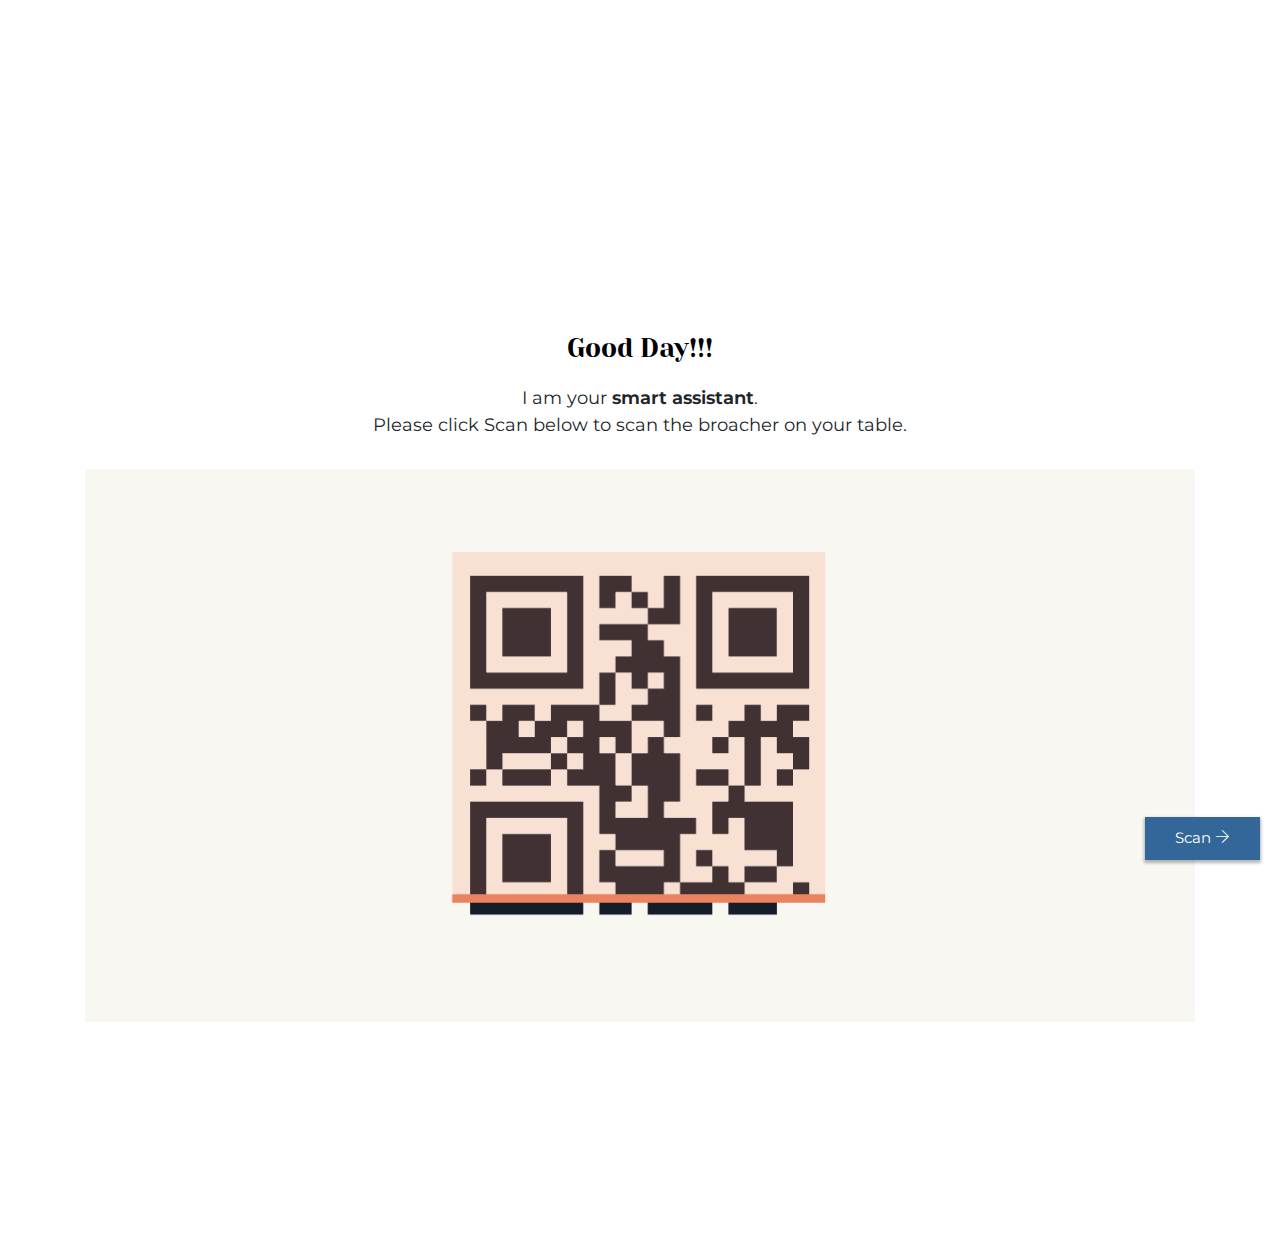
<file: index.html>
<!DOCTYPE html>
<html>
<head>
	<title>SmartServe</title>
	<meta charset="utf-8">
  	<meta name="viewport" content="width=device-width, initial-scale=1, maximum-scale=1.0, user-scalable=no">
  	<meta name="theme-color" content="#336699" />
  	<link rel="stylesheet" type="text/css" href="css/main.css">
  	<link rel="stylesheet" type="text/css" href="css/animate.css">
  	<link rel="stylesheet" type="text/css" href="css/animate.min.css">
  	<link rel="stylesheet" type="text/css" href="css/themify-icons.css">
  	<link rel="stylesheet" href="https://www.w3schools.com/w3css/4/w3.css">
  	<link rel="stylesheet" href="https://maxcdn.bootstrapcdn.com/bootstrap/4.3.1/css/bootstrap.min.css">
  	<link rel="stylesheet" href="https://cdnjs.cloudflare.com/ajax/libs/font-awesome/4.7.0/css/font-awesome.min.css">
</head>
<body>

	<section id="ss_home">
		<div class="container">
			<div class="content align-items-center">
				<div class="greeting-messages">
					<h3>Good Day!!!</h3>
					<p>I am your <span>smart assistant</span>. <br> Please click Scan below to scan the broacher on your table.</p>
				</div>
				<div class="gif-to-scan">
					<img src="img/scan2.gif" alt="How do you scan gif" style="width: 100%">
				</div>
				<div class="scan-btn-container">
					<button type="button" onclick="location.href = 'pages/qrscanner.html';"  id="scan_page">Scan <i class="ti-arrow-right"></i></button>
				</div>
			</div>
		</div>
	</section>

	<script src="https://ajax.googleapis.com/ajax/libs/jquery/3.4.1/jquery.min.js"></script>
  	<script src="https://cdnjs.cloudflare.com/ajax/libs/popper.js/1.14.7/umd/popper.min.js"></script>
  	<script src="https://maxcdn.bootstrapcdn.com/bootstrap/4.3.1/js/bootstrap.min.js"></script>
  	<script type="text/javascript" src="js/main.js"></script>
  	<script type="text/javascript" src="js/wow.min.js"></script>
</body>
</html>
</file>
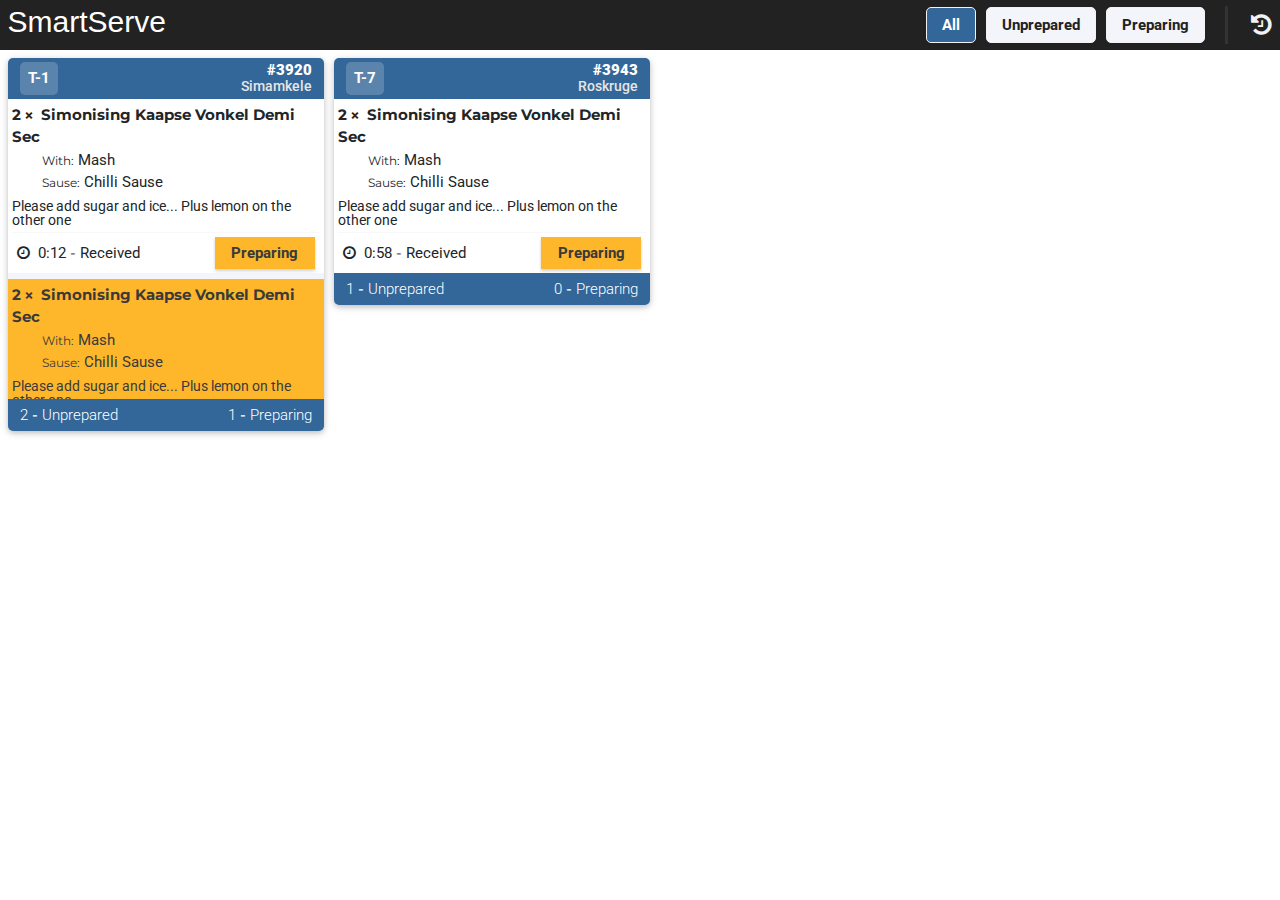
<file: pages/kitchen_screen.html>
<!DOCTYPE html>
<html>
<head>
	<title>Kitchen Screen - SmartServe</title>
	<meta charset="utf-8">
  	<meta name="theme-color" content="#336699" />
  	<link rel="stylesheet" type="text/css" href="../css/main.css">
  	<link rel="stylesheet" type="text/css" href="../css/animate.css">
  	<link rel="stylesheet" type="text/css" href="../css/animate.min.css">
  	<link rel="stylesheet" type="text/css" href="../css/themify-icons.css">
  	<link rel="stylesheet" href="https://www.w3schools.com/w3css/4/w3.css">
  	<link rel="stylesheet" href="https://maxcdn.bootstrapcdn.com/bootstrap/4.3.1/css/bootstrap.min.css">
  	<link rel="stylesheet" href="https://cdnjs.cloudflare.com/ajax/libs/font-awesome/4.7.0/css/font-awesome.min.css">
</head>
<body>
	<nav id="kitchen_nav">
		<div>
			<h3 class="navbar-brand">SmartServe</h3>
		</div>

		<ul class="ml-auto d-flex list-unstyled status-btns">
			<li><button type="button" class="shadow-sm active-status-selector" id="view_all_orders">All</button></li>
			<li><button type="button" class="shadow-sm" id="view_unprepared">Unprepared</button></li>
			<li><button type="button" class="shadow-sm" id="view_preparing">Preparing</button></li>
		</ul>

		<div class="other-pages-btns">
			<button type="button" class="btn"><i class="fa fa-history"></i></button>
		</div>
	</nav>
	
	<div id="kitchen_orders">
		<div class="order">
			<div class="w3-card">
				<div class="order-header">
					<span class="table-number">T-1</span>
					<div class="ml-auto text-right" style="line-height: 15px;">
						<span class="order-number">#3920</span>
						<small class="waiter-name">Simamkele</small>
					</div>
				</div>
				<div class="order-items">
					<div class="item">
						<div class="name-and-qty">
							<span>2</span>&nbsp;&times;&nbsp;
							<span>Simonising Kaapse Vonkel Demi Sec</span>
						</div>
						<div class="serving-options">
							<div class="with">
								<small>With:</small>
								<span>Mash</span>
							</div>
							<div class="sause">
								<small>Sause:</small>
								<span>Chilli Sause</span>
							</div>
						</div>
						<div class="item-message">
							<p>Please add sugar and ice... Plus lemon on the other one</p>
						</div>
						<div class="item-control">
							<div>
								<span><i class="fa fa-clock-o"></i></span>&nbsp;
								<span class="time">0:12</span> -
								<span class="time-status">Received</span>
							</div>
							<div class="ml-auto">
								<button type="button" class="status-1">Preparing</button>
							</div>
						</div>
					</div>

					<div class="item status-1">
						<div class="name-and-qty">
							<span>2</span>&nbsp;&times;&nbsp;
							<span>Simonising Kaapse Vonkel Demi Sec</span>
						</div>
						<div class="serving-options">
							<div class="with">
								<small>With:</small>
								<span>Mash</span>
							</div>
							<div class="sause">
								<small>Sause:</small>
								<span>Chilli Sause</span>
							</div>
						</div>
						<div class="item-message">
							<p>Please add sugar and ice... Plus lemon on the other one</p>
						</div>
						<div class="item-control">
							<div>
								<span><i class="fa fa-clock-o"></i></span>&nbsp;
								<span class="time">5:19</span> -
								<span class="time-status">Preparing</span>
							</div>
							<div class="ml-auto">
								<button type="button" class="status-2">Ready</button>
							</div>
						</div>
					</div>

					<div class="item">
						<div class="name-and-qty">
							<span>2</span>&nbsp;&times;&nbsp;
							<span>Simonising Kaapse Vonkel Demi Sec</span>
						</div>
						<div class="serving-options">
							<div class="with">
								<small>With:</small>
								<span>Mash</span>
							</div>
							<div class="sause">
								<small>Sause:</small>
								<span>Chilli Sause</span>
							</div>
						</div>
						<div class="item-message">
							<p>Please add sugar and ice... Plus lemon on the other one</p>
						</div>
						<div class="item-control">
							<div>
								<span><i class="fa fa-clock-o"></i></span>&nbsp;
								<span class="time">1:42</span> -
								<span class="time-status">Received</span>
							</div>
							<div class="ml-auto">
								<button type="button" class="status-1">Preparing</button>
							</div>
						</div>
					</div>
				</div>
				<div class="order-footer">
					<div>
						<span class="new-items">2</span> - 
						<span>Unprepared</span>
					</div>
					&nbsp;
					<div class="ml-auto">
						<span class="new-items">1</span> - 
						<span>Preparing</span>
					</div>
				</div>
			</div>
		</div>
		<div class="order">
			<div class="w3-card">
				<div class="order-header">
					<span class="table-number">T-7</span>
					<div class="ml-auto text-right" style="line-height: 15px;">
						<span class="order-number">#3943</span>
						<small class="waiter-name">Roskruge</small>
					</div>
				</div>
				<div class="order-items">
					<div class="item">
						<div class="name-and-qty">
							<span>2</span>&nbsp;&times;&nbsp;
							<span>Simonising Kaapse Vonkel Demi Sec</span>
						</div>
						<div class="serving-options">
							<div class="with">
								<small>With:</small>
								<span>Mash</span>
							</div>
							<div class="sause">
								<small>Sause:</small>
								<span>Chilli Sause</span>
							</div>
						</div>
						<div class="item-message">
							<p>Please add sugar and ice... Plus lemon on the other one</p>
						</div>
						<div class="item-control">
							<div>
								<span><i class="fa fa-clock-o"></i></span>&nbsp;
								<span class="time">0:58</span> -
								<span class="time-status">Received</span>
							</div>
							<div class="ml-auto">
								<button type="button" class="status-1">Preparing</button>
							</div>
						</div>
					</div>
				</div>
				<div class="order-footer">
					<div>
						<span class="new-items">1</span> - 
						<span>Unprepared</span>
					</div>
					&nbsp;
					<div class="ml-auto">
						<span class="new-items">0</span> - 
						<span>Preparing</span>
					</div>
				</div>
			</div>
		</div>
	</div>

	<script src="https://ajax.googleapis.com/ajax/libs/jquery/3.4.1/jquery.min.js"></script>
  	<script src="https://cdnjs.cloudflare.com/ajax/libs/popper.js/1.14.7/umd/popper.min.js"></script>
  	<script src="https://maxcdn.bootstrapcdn.com/bootstrap/4.3.1/js/bootstrap.min.js"></script>
  	<script type="text/javascript">
  		$('#view_all_orders').on('click', function(){
  			$('#view_all_orders').addClass('active-status-selector');
  			$('#view_unprepared').removeClass('active-status-selector');
  			$('#view_preparing').removeClass('active-status-selector');
  		});

  		$('#view_unprepared').on('click', function(){
  			$('#view_all_orders').removeClass('active-status-selector');
  			$('#view_unprepared').addClass('active-status-selector');
  			$('#view_preparing').removeClass('active-status-selector');
  		});

  		$('#view_preparing').on('click', function(){
  			$('#view_all_orders').removeClass('active-status-selector');
  			$('#view_unprepared').removeClass('active-status-selector');
  			$('#view_preparing').addClass('active-status-selector');
  		});
  	</script>
</body>
</html>
</file>
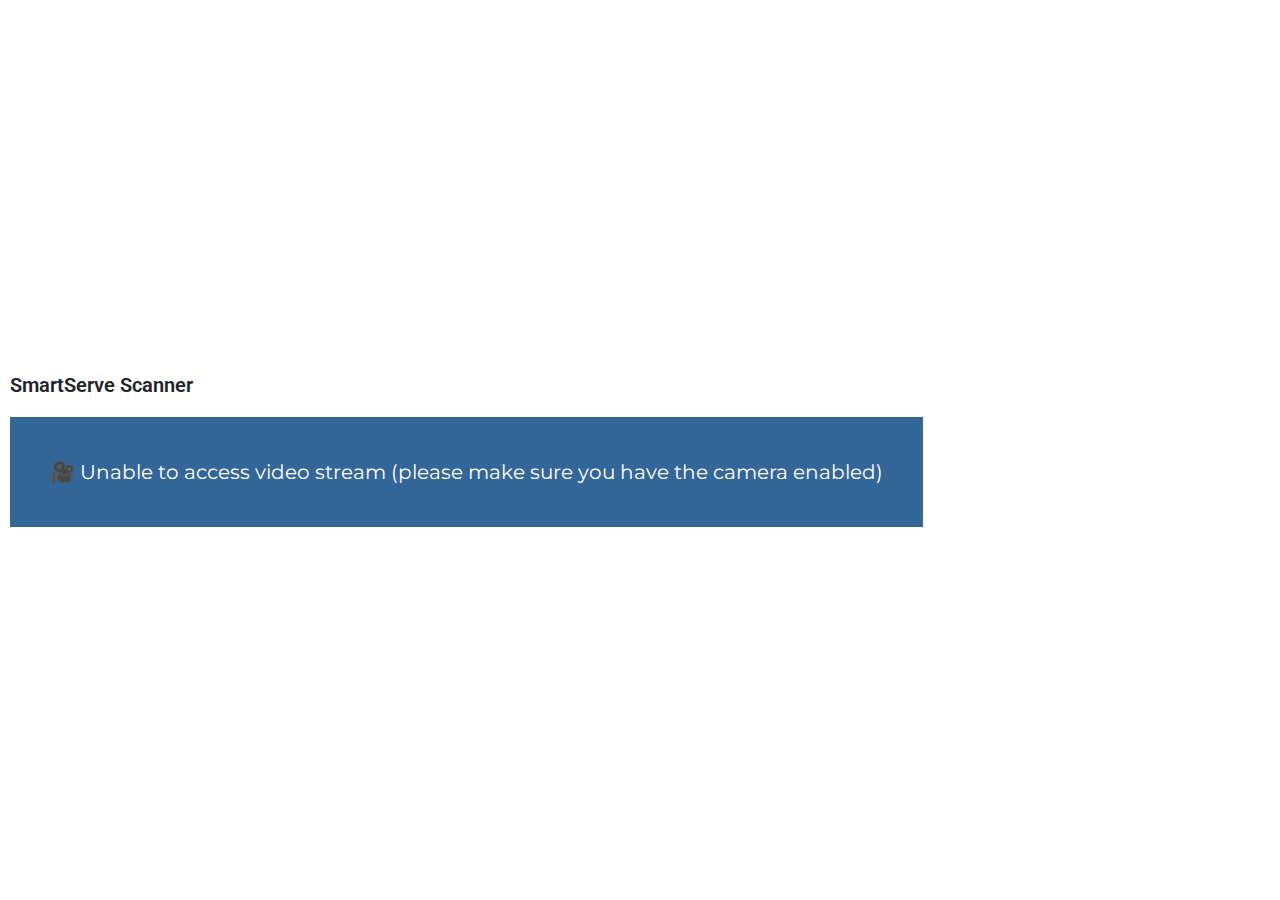
<file: pages/qrscanner.html>
<html>
<head>
	<meta charset="utf-8">
	<title>QR Scanner - SmartServe</title>
    <meta name="viewport" content="width=device-width, initial-scale=1, maximum-scale=1.0, user-scalable=no">
	<meta name="theme-color" content="#336699" />
	<link rel="stylesheet" type="text/css" href="../css/main.css">
  	<link rel="stylesheet" type="text/css" href="../css/animate.css">
  	<link rel="stylesheet" type="text/css" href="../css/animate.min.css">
  	<link rel="stylesheet" type="text/css" href="../css/themify-icons.css">
  	<link rel="stylesheet" href="https://www.w3schools.com/w3css/4/w3.css">
  	<link rel="stylesheet" href="https://maxcdn.bootstrapcdn.com/bootstrap/4.3.1/css/bootstrap.min.css">
  	<link rel="stylesheet" href="https://cdnjs.cloudflare.com/ajax/libs/font-awesome/4.7.0/css/font-awesome.min.css">
  	<script src="../js/jsQR.js"></script>
</head>
<body>
	<div id="qr_scanner_page">
		<div class="content">
			<h1>SmartServe Scanner</h1>

			<div id="loadingMessage">
				🎥 Unable to access video stream (please make sure you have the camera enabled)
			</div>
			<canvas id="canvas" hidden></canvas>
			<div id="output" hidden>
				<div id="outputMessage">No QR code detected.</div>
				<div hidden><b>Data:</b> <span id="outputData"></span></div>
			</div>
		</div>
	</div>

  	<script>
		var video = document.createElement("video");
		var canvasElement = document.getElementById("canvas");
		var canvas = canvasElement.getContext("2d");
		var loadingMessage = document.getElementById("loadingMessage");
		var outputContainer = document.getElementById("output");
		var outputMessage = document.getElementById("outputMessage");
		var outputData = document.getElementById("outputData");

		function drawLine(begin, end, color) {
		canvas.beginPath();
		canvas.moveTo(begin.x, begin.y);
		canvas.lineTo(end.x, end.y);
		canvas.lineWidth = 4;
		canvas.strokeStyle = color;
		canvas.stroke();
		}

		// Use facingMode: environment to attemt to get the front camera on phones
		navigator.mediaDevices.getUserMedia({ video: { facingMode: "environment" } }).then(function(stream) {
		video.srcObject = stream;
		video.setAttribute("playsinline", true); // required to tell iOS safari we don't want fullscreen
		video.play();
		requestAnimationFrame(tick);
		});

		function tick() {
		loadingMessage.innerText = "⌛ Loading video..."
		if (video.readyState === video.HAVE_ENOUGH_DATA) {
			loadingMessage.hidden = true;
			canvasElement.hidden = false;
			outputContainer.hidden = false;

			canvasElement.height = video.videoHeight;
			canvasElement.width = video.videoWidth;
			canvas.drawImage(video, 0, 0, canvasElement.width, canvasElement.height);
			var imageData = canvas.getImageData(0, 0, canvasElement.width, canvasElement.height);
			var code = jsQR(imageData.data, imageData.width, imageData.height, {
			inversionAttempts: "dontInvert",
			});
			if (code) {
			drawLine(code.location.topLeftCorner, code.location.topRightCorner, "#FF3B58");
			drawLine(code.location.topRightCorner, code.location.bottomRightCorner, "#FF3B58");
			drawLine(code.location.bottomRightCorner, code.location.bottomLeftCorner, "#FF3B58");
			drawLine(code.location.bottomLeftCorner, code.location.topLeftCorner, "#FF3B58");
			outputMessage.hidden = true;
			outputData.parentElement.hidden = false;
			outputData.innerText = code.data;
			window.location.href = code.data;
			} else {
			outputMessage.hidden = false;
			outputData.parentElement.hidden = true;
			}
		}
		requestAnimationFrame(tick);
		}
  	</script>
</body>
</html>
</file>
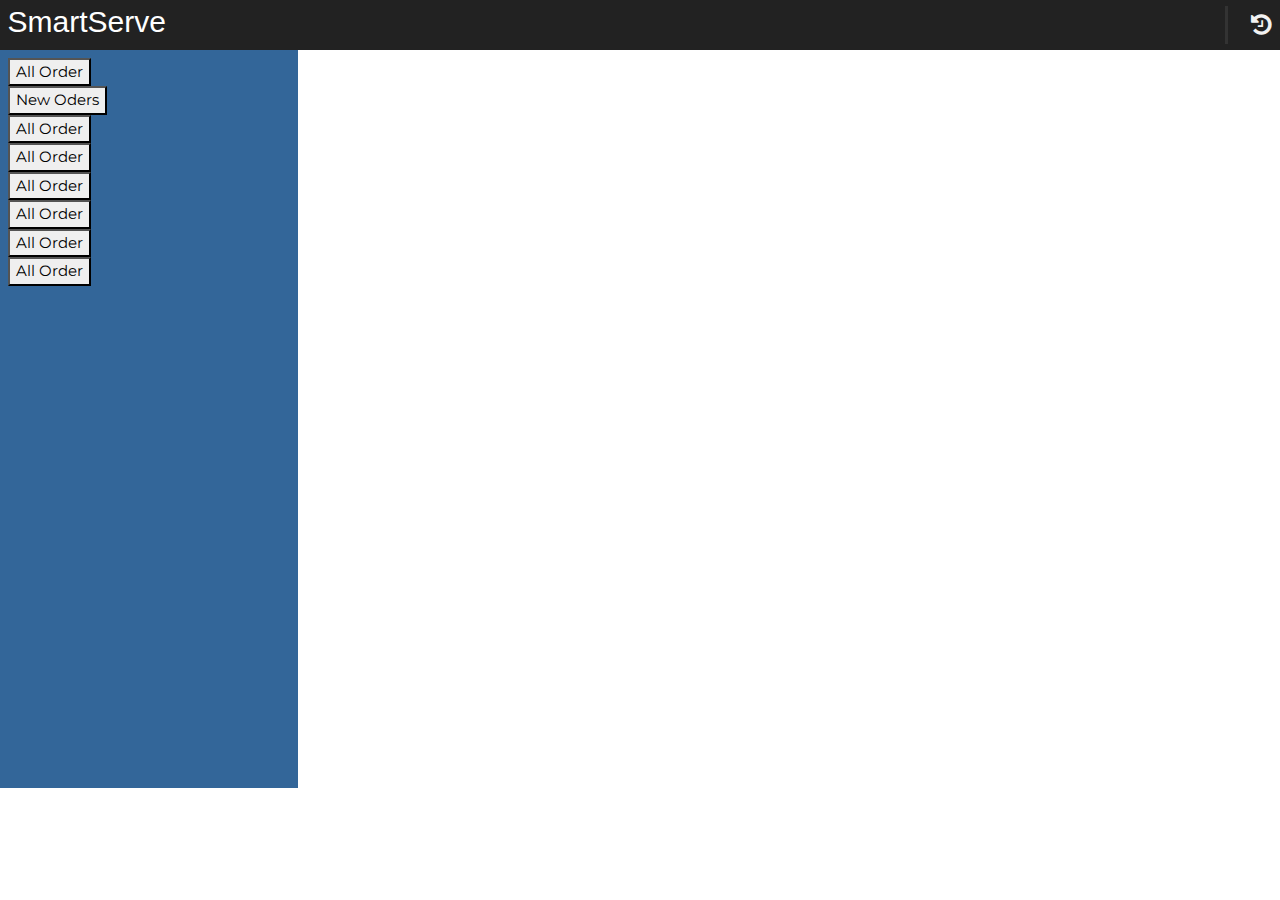
<file: pages/waiter_screen.html>
<!DOCTYPE html>
<html>
<head>
	<title>Waiter Screen - SmartServe</title>
	<meta charset="utf-8">
  	<meta name="theme-color" content="#336699" />
  	<link rel="stylesheet" type="text/css" href="../css/main.css">
  	<link rel="stylesheet" type="text/css" href="../css/animate.css">
  	<link rel="stylesheet" type="text/css" href="../css/animate.min.css">
  	<link rel="stylesheet" type="text/css" href="../css/themify-icons.css">
  	<link rel="stylesheet" href="https://www.w3schools.com/w3css/4/w3.css">
  	<link rel="stylesheet" href="https://maxcdn.bootstrapcdn.com/bootstrap/4.3.1/css/bootstrap.min.css">
  	<link rel="stylesheet" href="https://cdnjs.cloudflare.com/ajax/libs/font-awesome/4.7.0/css/font-awesome.min.css">
</head>
<body>
	<nav id="kitchen_nav">
		<div>
			<h3 class="navbar-brand">SmartServe</h3>
		</div>

		<ul class="ml-auto d-flex list-unstyled status-btns">
			<!-- <li><button type="button" class="shadow-sm active-status-selector" id="view_all_orders">All</button></li>
			<li><button type="button" class="shadow-sm" id="view_unprepared">Unprepared</button></li>
			<li><button type="button" class="shadow-sm" id="view_preparing">Preparing</button></li> -->
		</ul>

		<div class="other-pages-btns">
			<button type="button" class="btn"><i class="fa fa-history"></i></button>
		</div>
	</nav>

	<section id="waiter_screen">
		<div class="row">
			<div class="col-md-3">
				<div class="waiter-side-nav">
					<ul class="list-unstyled">
						<li><button class="">All Order</button></li>
						<li><button class="">New Oders</button></li>
						<li><button class="">All Order</button></li>
						<li><button class="">All Order</button></li>
						<li><button class="">All Order</button></li>
						<li><button class="">All Order</button></li>
						<li><button class="">All Order</button></li>
						<li><button class="">All Order</button></li>
					</ul>
				</div>
			</div>
			<div class="col-md-9">
				<div class="main-content">
					<div class="">
						
					</div>
				</div>
			</div>
		</div>
	</section>

	<script src="https://ajax.googleapis.com/ajax/libs/jquery/3.4.1/jquery.min.js"></script>
  	<script src="https://cdnjs.cloudflare.com/ajax/libs/popper.js/1.14.7/umd/popper.min.js"></script>
  	<script src="https://maxcdn.bootstrapcdn.com/bootstrap/4.3.1/js/bootstrap.min.js"></script>
</body>
</html>
</file>
<file: css/main.css>
@import url('https://fonts.googleapis.com/css?family=Montserrat&display=swap');
@import url('https://fonts.googleapis.com/css?family=Yeseva+One&display=swap');
@import url('https://fonts.googleapis.com/css?family=Passion+One&display=swap');
@import url('https://fonts.googleapis.com/css?family=Bebas+Neue|Francois+One&display=swap');
@import url('https://fonts.googleapis.com/css2?family=Roboto:wght@100;300;400;500;700;900&display=swap');
fieldset, label { margin: 0; padding: 0; }

* {
	font-family: 'Montserrat', sans-serif;
}

/*8888888888888888888888888888888888888888888888888888888888888888888888888888888888888888888888888
				------------------------------------------------------------------
										GLOBAL STYLE
				------------------------------------------------------------------
8888888888888888888888888888888888888888888888888888888888888888888888888888888888888888888888888*/
.scroll {
	overflow-y: scroll;
}

.status-1 {
	background-color: #feb72b !important;
	color: #3a3a3a;
}

.status-2 {
	background-color: #0c9463;
	color: #fff;
}

/*8888888888888888888888888888888888888888888888888888888888888888888888888888888888888888888888888
				------------------------------------------------------------------
										NAVIGATION BAR STYLE
				------------------------------------------------------------------
8888888888888888888888888888888888888888888888888888888888888888888888888888888888888888888888888*/
#ss_client_nav {
	background-color: #fff;
	padding: 0.8em;
	position: relative;
}

#ss_client_nav ul.navigation-nav {
	display: inline-flex !important;
	list-style: none;
	margin: 0;
	padding: 0;
}

#ss_client_nav ul.navigation-nav li {
	font-size: 20px;
	
}

#ss_client_nav ul.navigation-nav li a {
	color: #369;
	font-style: sans-serif;
	font-weight: 550;
}

#ss_client_nav ul.right-navigation {
	display: inline-flex !important;
	list-style: none;
	margin: 0;
	padding: 0;
	float: right;
}

#ss_client_nav ul.right-navigation li {
	margin-left: 15px;
	font-size: 23px;
}

#ss_client_nav ul.right-navigation li a {
	color: #369;
	cursor: pointer;
}

/*----------------------------------------------------
				SIDE NAVIGATION
----------------------------------------------------*/

.side-nav {
	height: 100%;
	width: 0;
	position: fixed;
	z-index: 1;
	top: 0;
	right: 0;
	background-color: #369;
	overflow-x: hidden;
	transition: 0.5s;
	padding-top: 60px;
}

.side-nav a {
	padding: 8px 8px 8px 32px;
	text-decoration: none;
	font-size: 18px;
	color: #fff;
	display: block;
	transition: 0.3s;
	border-bottom: 1px solid #285480;	
}

.side-nav a:first-child,
.side-nav a:last-child {
	border-bottom: none;
}

.side-nav a:hover {
	color: #f1f1f1;
}

.side-nav a:focus {
	text-decoration: none;
}

.side-nav .closebtn {
	position: absolute;
	top: 0;
	right:0px;
	font-size: 36px;
	margin-left: 50px;
	border-bottom: none;
}

@media screen and (max-height: 450px) {
	.side-nav {padding-top: 15px;}
	.side-nav a {font-size: 18px;}
}

/*8888888888888888888888888888888888888888888888888888888888888888888888888888888888888888888888888
				------------------------------------------------------------------
										HOMEPAGE PAGE STYLE
				------------------------------------------------------------------
8888888888888888888888888888888888888888888888888888888888888888888888888888888888888888888888888*/
#ss_home {
	height: 100vh;
}

#ss_home .content {
	margin-top: 30%;
	text-align: center;
}

#ss_home .content .greeting-messages {
	margin-bottom: 30px;
}

#ss_home .content .greeting-messages h3 {
	font-family: 'Yeseva One', cursive;
	color: #000;
}

#ss_home .content .greeting-messages p {
	font-size: 18px;
	margin-top: 20px;
}

#ss_home .content .greeting-messages p span {
	font-weight: 650;
}

#ss_home .content .scan-btn-container button {
	position: absolute;
	bottom: 40px;
	right: 20px;
	background-color: #369;
	border: none;
	padding: 0.7em 2em;
	color: #fff;
	box-shadow: 0 2px 3px 1px rgb(0,0,0,0.29);
}

/*8888888888888888888888888888888888888888888888888888888888888888888888888888888888888888888888888
				------------------------------------------------------------------
										MENU PAGE STYLE
				------------------------------------------------------------------
8888888888888888888888888888888888888888888888888888888888888888888888888888888888888888888888888*/
#main-menu {
	padding: 0.5em;
}

#main-menu .content .category {
	margin-bottom: 20px;
}

#main-menu .content .category button {
	width: 100%;
	height: 150px;
	background-repeat: no-repeat;
	background-size: cover;
	background-position: center;
	border: none;
	border-radius: 5px;
	position: relative;
	padding: 0 !important;
}

#main-menu .content .category button {
	outline: none;
}

#main-menu .content .category button .overlay {
	background-color: rgb(0,0,0,0.5);
	width: 100%;
	height: 150px;
	border-radius: 5px;
	position: relative;
}

#main-menu .content .category button .overlay h2 {
	position: absolute;
	width: 100%;
	bottom: 15px;
	left: 0;
	right: 0;
	text-align: left;
	padding: 0 1em;
	color: #fff;
	font-family: 'Montserrat', sans-serif;
	font-size: 24px;
}

#main-menu .content .category {
	background-color: #f2f2f2;
}

#main-menu .content .category .menu-items {
	padding: 0.5em;
}

#main-menu .content .category .menu-items .sub-category {
	margin-top: 20px;
}

#main-menu .content .category .menu-items .sub-category h3 {
	color: #369;
	width: 100%;
}

#main-menu .content .category .menu-items .sub-category h3:after {
    content: '';
    border-top: 2px solid;
    margin: 0 20px 0 0;
    flex: 1 0 20px;
}

#main-menu .content .category .menu-items .sub-category .item {
	border-bottom: 1px solid #ccc;
	padding: 0.5em;
}

#main-menu .content .category .menu-items .sub-category .item:last-child {
	border-bottom: none;
}

#main-menu .content .category .menu-items .sub-category .item .name,
#main-menu .content .category .menu-items .sub-category .item .price {
	margin: 0;
	font-size: 20px;
}

#main-menu .content .category .menu-items .sub-category .item .description {
	margin-bottom: 0;
}

#main-menu .item-detail-modal .modal {
	padding: 0;
	z-index: +1;
}

#main-menu .modal-content {
    background-color: #fefefe;
    margin: auto;
    padding: 0;
    border-radius: 0 !important;
    height: auto !important;
    min-height: 100% !important;
}

/* The Close Button */
#main-menu .modal-content .close {
    color: #fff;
    float: right;
    font-size: 35px;
    margin-right: 10px;
    font-weight: bold;
}

#main-menu .modal-content .close:hover,
#main-menu .modal-content .close:focus {
    color: #000;
    text-decoration: none;
    cursor: pointer;
}

#main-menu .modal-content .header-description {
	background-image: url('../img/starters.jpg');
	width: 100%;
	height: 150px;
	background-repeat: no-repeat;
	background-size: cover;
	background-position: center;
	position: relative;
}

#main-menu .modal-content .header-description .header-overlay {
	background-color: rgb(0,0,0,0.5);
	width: 100%;
	height: 150px;
	border-radius: 0;
	position: relative;
}

#main-menu .modal-content .header-description .header-overlay h2 {
	position: absolute;
	bottom: 10px;
	left: 10px;
	color: #fff;
	font-family: 'Montserrat', sans-serif;
	font-size: 22px;
}

#main-menu .modal-content .middle-description {
	padding: 0.5em;
	height: 440px;
	overflow-y: auto;
}
#main-menu .modal-content .middle-description .item-full-details {
	border-bottom: 1px solid #e6e6e6;
}

#main-menu .modal-content .middle-description .item-full-details h3 {
	font-family: 'Montserrat', sans-serif;
	font-size: 20px !important;
	font-weight: 700;
	width: 100%;
}

#main-menu .modal-content .middle-description .item-full-details h3 span {
	float: right;
}

#main-menu .modal-content .middle-description .option {
	margin-bottom: 20px;
}

#main-menu .modal-content .middle-description .option h4 {
	font-family: 'Montserrat', sans-serif;
	font-size: 18px;
	font-weight: 600;
}

#main-menu .modal-content .middle-description .option .radio-buttons label {
	font-family: 'Montserrat', sans-serif;
	font-size: 18px;
}

#main-menu .modal-content .middle-description .option .radio-buttons label input {
	height: 18px;
	width: 18px;
}

#main-menu .modal-content .middle-description .message-to-chef textarea {
	width: 100%;
	height: 100px;
	padding: 0.3em;
	resize: none;
	border: 1px solid #369;
	font-family: 'Montserrat', sans-serif;
	border-radius: 10px;
}

#main-menu .modal-content .middle-description .message-to-chef textarea:focus {
	outline: none;
}

#main-menu .modal-content .footer {
	background-color: #222;
	height: 50px;
	bottom: 0;
	display: flex;
	width: 100%;
	justify-content: center;
	position: fixed;
	font-family: 'Montserrat', sans-serif;
}

#main-menu .modal-content .footer .item-qty {
	width: 120px;
	position: absolute;
	left: 10px;
}

#main-menu .modal-content .footer .item-qty .value-button {
    display: inline-block;
    border: none;
    margin: 0px;
    width: 30px;
    font-size: 24px;
    text-align: center;
    vertical-align: middle;
    background: transparent;
    color: #fff;
    -webkit-touch-callout: none;
    -webkit-user-select: none;
    -khtml-user-select: none;
    -moz-user-select: none;
    -ms-user-select: none;
    user-select: none;
}

#main-menu .modal-content .footer .item-qty .value-button:hover {
    cursor: pointer;
}

#main-menu .modal-content .footer .item-qty #decrease {
    margin-right: -5px;
    border-radius: 0;
    margin-top: 1px;
    height: 40px;
}

#main-menu .modal-content .footer .item-qty #increase {
    margin-left: -4px;
    margin-top: 1px;
    border-radius: 0;
    height: 40px;
}

#main-menu .modal-content .footer .item-qty input#number {
    text-align: center;
    border: none;
    background-color: transparent;
    margin-top: 5px;   
    width: 30px;
    height: 40px;
    font-size: 18px;
    color: #369;
}

#main-menu .modal-content .footer .item-qty input[type=number]::-webkit-inner-spin-button,
#main-menu .modal-content .footer .item-qty input[type=number]::-webkit-outer-spin-button {
    -webkit-appearance: none;
    margin: 0;
}

#main-menu .modal-content .footer .add-to-cart button {
	padding: 0 1em;
	height: 50px;
	background-color: #2a2a2a;
	border: none;
	color: #fff;
	border-left: 1px solid #333;
	border-right: 1px solid #333;
}

#main-menu .modal-content .footer .add-to-cart button:focus {
	outline: none;
}

#main-menu .modal-content .footer .total-price {
	color: #fff;
	position: absolute;
	right: 10px;
	top: 15px;
	font-size: 16px;
	font-family: 'Montserrat', sans-serif;
}

/*--------------------------------------------------------------------------
							REQUESTING STYLE
--------------------------------------------------------------------------*/
#main-menu .request-main {
	background-color: #e3a300;
	position: absolute;
	right: 20px;
	bottom: 15px;
	position: fixed;
	padding: .5em;
	border-radius: 50%;
	box-shadow:0 4px 10px 0 rgba(0,0,0,0.2),0 4px 20px 0 rgba(0,0,0,0.19);
}

#main-menu .request-main:hover {
	background-color: #00e335;
	transition: .5s;
	transform: rotate(360deg);
}

#main-menu .request-main:focus {
	outline: none;
}

#main-menu .request-main img {
	width: 45px;
}

#main-menu .request-modal-containerl .modal {
	padding: 0;
	z-index: +1;
}

#main-menu .request-modal-container .modal-content .header-description {
	background-image: url('../img/request-waiter.jpg');
}

#main-menu .request-modal-container .modal-content .middle-description .select-request {
	padding: 0 2em;
	margin-bottom: 20px;
}

#main-menu .request-modal-container .modal-content .middle-description .select-request .inputGroup {
	background-color: #fff;
	box-shadow: 0 2px 4px 1px rgb(0,0,0,0.19);
	display: block;
	margin: 10px 0;
	position: relative;
}

#main-menu .request-modal-container .modal-content .middle-description .select-request .inputGroup label {
	padding: 12px 30px;
	width: 100%;
	display: block;
	text-align: left;
	color: #3C454C;
	cursor: pointer;
	position: relative;
	z-index: 2;
	-webkit-transition: color 200ms ease-in;
	transition: color 200ms ease-in;
	overflow: hidden;
}

#main-menu .request-modal-container .modal-content .middle-description .select-request .inputGroup label:before {
	width: 10px;
	height: 10px;
	border-radius: 50%;
	content: '';
	background-color: #369;
	position: absolute;
	left: 50%;
	top: 50%;
	-webkit-transform: translate(-50%, -50%) scale3d(1, 1, 1);
	      transform: translate(-50%, -50%) scale3d(1, 1, 1);
	-webkit-transition: all 300ms cubic-bezier(0.4, 0, 0.2, 1);
	transition: all 300ms cubic-bezier(0.4, 0, 0.2, 1);
	opacity: 0;
	z-index: -1;
}

#main-menu .request-modal-container .modal-content .middle-description .select-request .inputGroup label:after {
	width: 32px;
	height: 32px;
	content: '';
	border: 2px solid #D1D7DC;
	background-color: #fff;
	background-image: url("data:image/svg+xml,%3Csvg width='32' height='32' viewBox='0 0 32 32' xmlns='http://www.w3.org/2000/svg'%3E%3Cpath d='M5.414 11L4 12.414l5.414 5.414L20.828 6.414 19.414 5l-10 10z' fill='%23fff' fill-rule='nonzero'/%3E%3C/svg%3E ");
	background-repeat: no-repeat;
	background-position: 2px 3px;
	border-radius: 50%;
	z-index: 2;
	position: absolute;
	right: 30px;
	top: 50%;
	-webkit-transform: translateY(-50%);
	transform: translateY(-50%);
	cursor: pointer;
	-webkit-transition: all 200ms ease-in;
	transition: all 200ms ease-in;
}

#main-menu .request-modal-container .modal-content .middle-description .select-request .inputGroup input:checked ~ label {
  	color: #fff;
}

#main-menu .request-modal-container .modal-content .middle-description .select-request .inputGroup input:checked ~ label:before {
	-webkit-transform: translate(-50%, -50%) scale3d(56, 56, 1);
	transform: translate(-50%, -50%) scale3d(56, 56, 1);
	opacity: 1;
}

#main-menu .request-modal-container .modal-content .middle-description .select-request .inputGroup input:checked ~ label:after {
	background-color: #e3a300;
	border-color: #e3a300;
}

#main-menu .request-modal-container .modal-content .middle-description .select-request .inputGroup input {
	width: 32px;
	height: 32px;
	-webkit-box-ordinal-group: 2;
	order: 1;
	z-index: 2;
	position: absolute;
	right: 30px;
	top: 50%;
	-webkit-transform: translateY(-50%);
	transform: translateY(-50%);
	cursor: pointer;
	visibility: hidden;
}

#main-menu .request-modal-container .modal-content .middle-description .message-to-waiter textarea {
	width: 100%;
	height: 100px;
	padding: 0.3em;
	resize: none;
	border: 1px solid #369;
	font-family: 'Montserrat', sans-serif;
	border-radius: 10px;
}

#main-menu .request-modal-container .modal-content .middle-description .message-to-waiter textarea:focus {
	outline: none;
}

#main-menu .request-modal-container .modal-content .footer {
	display: unset;
	width: 100%;
}

#main-menu .request-modal-container .modal-content .footer button {
	padding: 0 1em;
	height: 50px;
	background-color: #2a2a2a;
	border: none;
	color: #fff;
	border-left: 1px solid #333;
	border-right: 1px solid #333;
}

#main-menu .request-modal-container .modal-content .footer button:focus {
	outline: none;
}

/*--------------------------------------------------------------------------
							CART STYLE
--------------------------------------------------------------------------*/
#ss_client_nav ul.right-navigation .cart-icon {
	position: relative;
	display: inline-block;
	border-radius: 2px;
}

#ss_client_nav ul.right-navigation .cart-icon:hover {
  	background: transparent;
}

#ss_client_nav ul.right-navigation .cart-icon .notify {
	position: absolute;
	top: 4px;
	right: 17px;
	height: 10px;
	width: 10px;
	border-radius: 50%;
	background: red;
	color: white;
	font-size: 12px;
}

#main-menu .cart-container .modal {
	padding: 0;
	z-index: 0;
}

#main-menu .cart-container .modal-content .modal-title {
	padding: 0.5em;
	background-color: #fff;
}

#main-menu .cart-container .modal-content .modal-title h2 {
	color: #222;
	font-family: 'Montserrat', sans-serif;
	font-size: 22px;
	margin-top: 8px;
	margin-left: 10px;
	font-weight: 600;
}

#main-menu .cart-container .modal-content .modal-title .close {
	color: #222;
}

#main-menu .cart-container .modal-content .added-items .cart-item-list {
	margin-top: 20px;
}

#main-menu .cart-container .modal-content .added-items .cart-item-list li {
	padding: 0.5em;
	border-bottom: 1px solid #e6e6e6;
}

#main-menu .cart-container .modal-content .added-items .cart-item-list li h4 {
	font-size: 15px;
	font-weight: 700;
	margin: 0;
}

#main-menu .cart-container .modal-content .added-items .cart-item-list li p {
	font-size: 13px;
	margin: 0;
	color: #222;
}

#main-menu .cart-container .modal-content .added-items .cart-item-list li .item-x-qty-price {
	font-size: 16px;
	font-weight: 700;
	margin-top: 20px;
}

#main-menu .cart-container .modal-content .added-items .cart-item-list li .edit-delete-icons i {
	font-size: 22px;
}

#main-menu .cart-container .modal-content .added-items .cart-item-list li .edit-delete-icons i:first-child {
	color: #369;
}

#main-menu .cart-container .modal-content .added-items .cart-item-list li .edit-delete-icons i:last-child {
	color: red;
	opacity: 0.5;
}

#main-menu .cart-container .modal-content .added-items .total-price-container {
	padding: 0 0.5em;
	margin-top: 20px;
}

#main-menu .cart-container .modal-content .added-items .total-price-container h2 {
	font-size: 21px;
}

#main-menu .cart-container .modal-content .footer {
	display: unset;
}

#main-menu .cart-container .modal-content .footer button {
	padding: 0 1em;
	height: 50px;
	background-color: #2a2a2a;
	border: none;
	color: #fff;
	border-left: 1px solid #333;
	border-right: 1px solid #333;
}

#main-menu .cart-container .modal-content .footer button:focus {
	outline: none;
}

/*8888888888888888888888888888888888888888888888888888888888888888888888888888888888888888888888888
				------------------------------------------------------------------
										TRACK YOUR ORDER STYLE
				------------------------------------------------------------------
8888888888888888888888888888888888888888888888888888888888888888888888888888888888888888888888888*/
#track_order {
	margin-top: 10px;
}

#track_order .content .order {
	padding: 0;
	position: relative;
}

#track_order .content .order .header {
	padding: 0.5em;
	background-color: #1b0f33;
}

#track_order .content .order .header h2,
#track_order .content .order .header h2 span {
	font-family: 'Passion One', cursive;
	font-size: 25px;
	margin: 0;
	color: #fff;
	letter-spacing: 1px;
}

#track_order .content .order .order-item-list {
	padding: 0.3em;
	min-height: 150px;
	overflow: auto;
	margin-bottom: 30px;
}

#track_order .content .order .order-item-list li {
	border-bottom: 1px solid #f2f2f2;
	padding: 0.4em 0;
}

#track_order .content .order .order-item-list li:last-child {
	border: none;
}

#track_order .content .order .order-item-list li h4 {
	font-size: 15px;
	font-weight: 700;
	margin: 0;
}

#track_order .content .order .order-item-list li p {
	font-size: 13px;
	margin: 0;
	color: #222;
}

#track_order .content .order .order-item-list li .item-x-qty-price {
	font-size: 16px;
	font-weight: 700;
}

#track_order .content .order .order-footer {
	border-top: 1px solid #e6e6e6;
	padding: 0.5em;
	bottom: 0;
	width: 100%;
}

#track_order .content .order .order-footer h3,
#track_order .content .order .order-footer h3 span {
	font-size: 20px;
	margin: 0;
	padding: 0;
	font-family: 'Francois One', sans-serif;
}

#track_order .content .order .current-status {
	height: 35px;
	width: 35px;
	border-radius: 50px;
	position: absolute;
	right: 15px;
	bottom: 50px;
	background-color: #32527b;
	box-shadow: 0px 2px 2px rgba(0, 0, 0, 0.29);
    border-bottom: solid 2px #555;
}

#track_order .content .order .current-status:active{
    -ms-transform: translateY(1px);
    -webkit-transform: translateY(1px);
    transform: translateY(1px);
    box-shadow: 0 0 2px rgba(0, 0, 0, 0.35);
    border-bottom: none;
}

#track_order .content .add-items a {
	color: #369;
	border: 1px solid #369;
	padding: 0.4em 0.8em;
	border-radius: 50px;
	font-weight: 600;
}

#track_order .content .add-items a:active {
	background-color: #1b0f33;
	border-color: #1b0f33;
	text-decoration: none;
	color: #fff;
}

/*8888888888888888888888888888888888888888888888888888888888888888888888888888888888888888888888888
				------------------------------------------------------------------
										ORDER HISTORY STYLE
				------------------------------------------------------------------
8888888888888888888888888888888888888888888888888888888888888888888888888888888888888888888888888*/
#order_history .content {
	padding-top: 20px;
}

#order_history .content .order-subview {
	background-color: #f2f2f2;
	padding: 0.5em;
	border-radius: 10px;
	margin-bottom: 20px;
}

#order_history .content .order-subview .header h3 {
	margin: 0;
	font-size: 20px;
	font-family: 'Montserrat', sans-serif;
}

#order_history .content .order-subview .header h3:first-child {
	font-family: 'Passion One', cursive;
	font-size: 25px;
}

#order_history .content .order-subview .footer h4 {
	margin: 0;
	font-size: 18px;
	font-family: 'Montserrat', sans-serif;
	font-weight: 740;
}

/*8888888888888888888888888888888888888888888888888888888888888888888888888888888888888888888888888
				------------------------------------------------------------------
										HISTORY ORDER ITEMS
				------------------------------------------------------------------
8888888888888888888888888888888888888888888888888888888888888888888888888888888888888888888888888*/
#order_items {
	margin-top: 10px;
}

#order_items .content .order {
	padding: 0;
	position: relative;
}

#order_items .content .order .header {
	padding: 0.5em;
	background-color: #f2f2f2;
}

#order_items .content .order .header h2,
#order_items .content .order .header h2 span {
	font-family: 'Passion One', cursive;
	font-size: 25px;
	margin: 0;
	color: #222;
	letter-spacing: 1px;
}

#order_items .content .order .header h3 {
	font-size: 18px;
}

#order_items .content .order .order-item-list {
	padding: 0.3em;
	min-height: 150px;
	overflow: auto;
	margin-bottom: 20px;
}

#order_items .content .order .order-item-list li {
	border-bottom: 1px solid #f2f2f2;
	padding: 0.4em 0;
}

#order_items .content .order .order-item-list li:last-child {
	border: none;
}

#order_items .content .order .order-item-list li h4 {
	font-size: 15px;
	font-weight: 700;
	margin: 0;
}

#order_items .content .order .order-item-list li p {
	font-size: 13px;
	margin: 0;
	color: #222;
}

#order_items .content .order .order-item-list li .item-x-qty-price {
	font-size: 16px;
	font-weight: 700;
}

#order_items .content .order .order-footer {
	border-top: 1px solid #e6e6e6;
	padding: 0.5em;
	bottom: 0;
	width: 100%;
}

#order_items .content .order .order-footer h3,
#order_items .content .order .order-footer h3 span {
	font-size: 20px;
	margin: 0;
	padding: 0;
	font-family: 'Francois One', sans-serif;
}

#order_items .content .order .current-status {
	height: 35px;
	width: 35px;
	border-radius: 50px;
	position: absolute;
	right: 15px;
	bottom: 50px;
	background-color: #32527b;
	box-shadow: 0px 2px 2px rgba(0, 0, 0, 0.29);
    border-bottom: solid 2px #555;
}

#order_items .content .order .current-status:active{
    -ms-transform: translateY(1px);
    -webkit-transform: translateY(1px);
    transform: translateY(1px);
    box-shadow: 0 0 2px rgba(0, 0, 0, 0.35);
    border-bottom: none;
}

#order_items .content .add-items a {
	color: #369;
	border: 1px solid #369;
	padding: 0.4em 0.8em;
	border-radius: 50px;
	font-weight: 600;
}

#order_items .content .add-items a:active {
	background-color: #1b0f33;
	border-color: #1b0f33;
	text-decoration: none;
	color: #fff;
}

/*8888888888888888888888888888888888888888888888888888888888888888888888888888888888888888888888888
				------------------------------------------------------------------
										REVIEW RESTAURENT
				------------------------------------------------------------------
8888888888888888888888888888888888888888888888888888888888888888888888888888888888888888888888888*/
#review_restaurant .content .review-form {
	margin-top: 20px;
}

#review_restaurant .content .review-form .question {
	border-bottom: 1px solid #f2f2f2;
	position: relative;
	padding-bottom: 40px;
	margin-bottom: 20px;
}

#review_restaurant .content .review-form .question:last-child {
	border-bottom: none;
}

#review_restaurant .content .review-form .question h3 {
	margin: 0;
	font-size: 16px;
	font-family: 'Montserrat', sans-serif;
	font-weight: 740;
	padding: 0;
}

#review_restaurant .content .review-form .rating { 
	border: none;
	float: left;
	position: relative;
	margin: 0;
	margin-left: 22%;
}

#review_restaurant .content .review-form .rating > input { 
	display: none; 
	margin: 0;
} 

#review_restaurant .content .review-form .rating > label:before { 
	margin: 5px;
	font-size: 1.8em;
	font-family: FontAwesome;
	display: inline-block;
	content: "\f005";
	margin-top: 0;
}

#review_restaurant .content .review-form .rating > .half:before { 
	content: "\f089";
	position: absolute;
}

#review_restaurant .content .review-form .rating > label { 
	color: #ddd; 
	float: right; 
}

/***** CSS Magic to Highlight Stars on Hover *****/

#review_restaurant .content .review-form .rating > input:checked ~ label, /* show gold star when clicked */
#review_restaurant .content .review-form .rating:not(:checked) > label:hover, /* hover current star */
#review_restaurant .content .review-form .rating:not(:checked) > label:hover ~ label { color: #FFD700;  } /* hover previous stars in list */

#review_restaurant .content .review-form .rating > input:checked + label:hover, /* hover current star when changing rating */
#review_restaurant .content .review-form .rating > input:checked ~ label:hover,
#review_restaurant .content .review-form .rating > label:hover ~ input:checked ~ label, /* lighten current selection */
#review_restaurant .content .review-form .rating > input:checked ~ label:hover ~ label { color: #FFED85;  }

#review_restaurant .content .review-form textarea {
	width: 100%;
	resize: none;
	height: 100px;
	border: 1px solid #369;
	border-radius: 5px;
	padding: 0.5em;
}

#review_restaurant .content .review-form textarea:focus {
	outline: none;
	font-family: 'Montserrat', sans-serif;
}

#review_restaurant .content .submit-review {
	background-color: #369;
	border: none;
	padding: 0.5em 1em;
	color: #fff;
	border-radius: 5px;
}

/*================================================
                  Loader
=================================================*/
.loader{
    position:fixed; top:0;
    left:0; right:0; bottom:0;     
    background:rgba(255,255,255,1);
    z-index: 999999;
    display: flex;
    flex-direction: column;
    justify-content: center;
    align-items: center;
    text-align: center;
    min-height: 100vh;
}

.loader div{
    border: 6px solid #f3f3f3; /* Light grey */
    border-top: 6px solid #6400ae; /* Blue */
    border-radius: 50%;
    width: 80px;
    height: 80px;
    animation: spin 2s linear infinite;
}

/* Safari */
@-webkit-keyframes spin {
  0% { -webkit-transform: rotate(0deg); }
  100% { -webkit-transform: rotate(360deg); }
}

@keyframes spin {
  0% { transform: rotate(0deg); }
  100% { transform: rotate(360deg); }
}

/*===================================================
                        Snackbar
====================================================*/
#snackbar {
  visibility: hidden; /* Hidden by default. Visible on click */
  min-width: 250px; /* Set a default minimum width */
  margin-left: -125px; /* Divide value of min-width by 2 */
  background-color: #333; /* Black background color */
  color: #fff; /* White text color */
  text-align: center; /* Centered text */
  border-radius: 2px; /* Rounded borders */
  padding: 16px; /* Padding */
  position: fixed; /* Sit on top of the screen */
  z-index: 1; /* Add a z-index if needed */
  left: 50%; /* Center the snackbar */
  bottom: 30px; /* 30px from the bottom */
}

/* Show the snackbar when clicking on a button (class added with JavaScript) */
#snackbar.show {
  visibility: visible; /* Show the snackbar */
  /* Add animation: Take 0.5 seconds to fade in and out the snackbar. 
  However, delay the fade out process for 2.5 seconds */
  -webkit-animation: fadein 0.5s, fadeout 0.5s 2.5s;
  animation: fadein 0.5s, fadeout 0.5s 2.5s;
}

/* Animations to fade the snackbar in and out */
@-webkit-keyframes fadein {
  from {bottom: 0; opacity: 0;} 
  to {bottom: 30px; opacity: 1;}
}

@keyframes fadein {
  from {bottom: 0; opacity: 0;}
  to {bottom: 30px; opacity: 1;}
}

@-webkit-keyframes fadeout {
  from {bottom: 30px; opacity: 1;} 
  to {bottom: 0; opacity: 0;}
}

@keyframes fadeout {
  from {bottom: 30px; opacity: 1;}
  to {bottom: 0; opacity: 0;}
}

/*8888888888888888888888888888888888888888888888888888888888888888888888888888888888888888888888888
				------------------------------------------------------------------
										KITCHEN SCREEN STYLE
				------------------------------------------------------------------
8888888888888888888888888888888888888888888888888888888888888888888888888888888888888888888888888*/
#kitchen_nav {
	padding: 0.5em;
	background-color: #222;
	height: 50px;
	display: flex;
	align-items: center;	
}

#kitchen_nav .navbar-brand {
	color: #fff;
	font-size: 30px;
}

#kitchen_nav .other-pages-btns {
	border-left: 3px solid #333;
	padding-left: 10px;
}

#kitchen_nav .other-pages-btns button {
	color: #f2f2f2;
	font-size: 24px;
	padding: 0;
	padding-left: 0.5em; 
}

#kitchen_nav ul.status-btns {
	padding: 0;
	align-items: center;
	margin: 0;
	padding-right: 10px;
}

#kitchen_nav .status-btns li {
	margin-right: 10px;
}

#kitchen_nav .status-btns li .active-status-selector {
	background-color: #369 !important;
	color: #fff !important;
}

#kitchen_nav .status-btns li button {
	background-color: #f3f5fa;
	border: 1px solid #f2f2f2;
	padding: 0.4em 1em;
	border-radius: 5px;
	color: #222;
	font-family: 'Roboto', sans-serif;
	font-weight: 700;
	outline: none;
}

#kitchen_orders {
	padding: 0.5em;
	height: 100vh - 50px;
	display: grid;
  	grid-template-columns: 25% 25% 25% 25%;
  	grid-gap: 10px;
}

#kitchen_orders .order .w3-card {
	border-radius: 5px;
	background-color: #f3f5fa;
}

#kitchen_orders .order .order-header {
	background-color: #369;
	display: flex;
	align-items: center;
	width: 100%;
	padding: 0.3em 0.8em;
	border-radius: 5px 5px 0 0;
}

#kitchen_orders .order .order-header .table-number {
	background-color: rgb(255,255,255,0.2);
	padding: 5px 8px;
	font-family: 'Roboto', sans-serif;
	font-weight: 700;
	border-radius: 5px;
	color: #FFF;
}

#kitchen_orders .order .order-header .order-number {
	display: block;
	font-family: 'Roboto', sans-serif;
	font-weight: 900;
	color: #fff;
}

#kitchen_orders .order .order-header .waiter-name {
	font-family: 'Roboto', sans-serif;
	font-weight: 500;
	font-size: 14px;
	color: #e6e6e6;
}

#kitchen_orders .order .order-items {
	max-height: 300px;
	overflow-y: auto;
}

#kitchen_orders .order .order-items::-webkit-scrollbar {
  	width: 5px;
}

#kitchen_orders .order .order-items::-webkit-scrollbar-track {
  	background: #f1f1f1;
}

#kitchen_orders .order .order-items::-webkit-scrollbar-thumb {
  	background: #888;
}

#kitchen_orders .order .order-items::-webkit-scrollbar-thumb:hover {
  	background: #555;
}

#kitchen_orders .order .order-items .item {
	margin-bottom: 6px;
	padding: 0.3em 0.3em 0 0.3em;
	background-color: #fff;
}

#kitchen_orders .order .order-items .item:last-child {
	margin-bottom: 0;
}

#kitchen_orders .order .order-items .item .name-and-qty {
	font-family: 'Roboto', sans-serif;
	font-weight: 700;
}

#kitchen_orders .order .order-items .item .serving-options {
	margin-left: 30px;
	font-family: 'Roboto', sans-serif;
}

#kitchen_orders .order .order-items .item .serving-options span {
	font-family: 'Roboto', sans-serif;
}

#kitchen_orders .order .order-items .item .item-message p {
	font-size: 14px;
	font-family: 'Roboto', sans-serif;
	padding: 0;
	line-height: 1;
	margin-bottom: 0;
	margin-top: 5px;
}

#kitchen_orders .order .order-items .item .item-control {
	display: flex;
	align-items: center;
	border-top: 1px solid #f8f8f8;
	padding: 0.3em;
	margin-top: 5px;
}

#kitchen_orders .order .order-items .item .item-control .time,
#kitchen_orders .order .order-items .item .item-control .time-status {
	font-family: 'Roboto', sans-serif;
}

#kitchen_orders .order .order-items .item .item-control button {
	border: 0;
	padding: 0.3em 0.5em;
	font-family: 'Roboto', sans-serif;
	font-weight: 700;
	width: 100px;
	box-shadow: 0 2px 3px rgba(0,0,0,0.19);
}

#kitchen_orders .order .order-footer {
	background-color: #369;
	display: flex;
	align-items: center;
	width: 100%;
	padding: 0.3em 0.8em;
	border-radius: 0 0 5px 5px;
	color: #fff;
	font-family: 'Roboto', sans-serif;
	font-weight: 500;
}

#kitchen_orders .order .order-footer div span {
	font-family: 'Roboto', sans-serif;
	font-weight: 300;
}

/*8888888888888888888888888888888888888888888888888888888888888888888888888888888888888888888888888
				------------------------------------------------------------------
										QR SCANNER PAGE
				------------------------------------------------------------------
8888888888888888888888888888888888888888888888888888888888888888888888888888888888888888888888888*/
#qr_scanner_page {
	padding: 10px;
	height: 100vh;
	display: flex;
	align-items: center;
}

#qr_scanner_page h1 {
	font-family: 'Roboto', sans-serif;
	font-size: 20px;
	font-weight: 600;
	margin-bottom: 20px;
}

#qr_scanner_page #loadingMessage {
	text-align: center;
	padding: 40px;
	font-size: 20px;
	background-color: #369;
	color: #FFF;
}

#qr_scanner_page #canvas {
	width: 100%;
}

#qr_scanner_page #output {
	margin-top: 20px;
	font-family: 'Roboto', sans-serif;
	font-size: 16px;
	font-weight: 600;
	padding: 10px;
	padding-bottom: 0;
}

#qr_scanner_page #output div {
	padding-bottom: 10px;
	word-wrap: break-word;
}

#qr_scanner_page #noQRFound {
	text-align: center;
}

/*8888888888888888888888888888888888888888888888888888888888888888888888888888888888888888888888888
				------------------------------------------------------------------
										WAITER SCREEN STYLE
				------------------------------------------------------------------
8888888888888888888888888888888888888888888888888888888888888888888888888888888888888888888888888*/
#waiter_screen {
	width: 100%;
}
#waiter_screen .waiter-side-nav {
	padding: 0.5em;
	background-color: #369;
	height: 82vh;

}
</file>
<file: css/themify-icons.css>
@font-face {
	font-family: 'themify';
	src:url('../fonts/themify.eot?-fvbane');
	src:url('../fonts/themify.eot?#iefix-fvbane') format('embedded-opentype'),
		url('../fonts/themify.woff?-fvbane') format('woff'),
		url('../fonts/themify.ttf?-fvbane') format('truetype'),
		url('../fonts/themify.svg?-fvbane#themify') format('svg');
	font-weight: normal;
	font-style: normal;
}

[class^="ti-"], [class*=" ti-"] {
	font-family: 'themify';
	/* speak: none; */
	font-style: normal;
	font-weight: normal;
	font-variant: normal;
	text-transform: none;
	line-height: 1;

	/* Better Font Rendering =========== */
	-webkit-font-smoothing: antialiased;
	-moz-osx-font-smoothing: grayscale;
}

.ti-wand:before {
	content: "\e600";
}
.ti-volume:before {
	content: "\e601";
}
.ti-user:before {
	content: "\e602";
}
.ti-unlock:before {
	content: "\e603";
}
.ti-unlink:before {
	content: "\e604";
}
.ti-trash:before {
	content: "\e605";
}
.ti-thought:before {
	content: "\e606";
}
.ti-target:before {
	content: "\e607";
}
.ti-tag:before {
	content: "\e608";
}
.ti-tablet:before {
	content: "\e609";
}
.ti-star:before {
	content: "\e60a";
}
.ti-spray:before {
	content: "\e60b";
}
.ti-signal:before {
	content: "\e60c";
}
.ti-shopping-cart:before {
	content: "\e60d";
}
.ti-shopping-cart-full:before {
	content: "\e60e";
}
.ti-settings:before {
	content: "\e60f";
}
.ti-search:before {
	content: "\e610";
}
.ti-zoom-in:before {
	content: "\e611";
}
.ti-zoom-out:before {
	content: "\e612";
}
.ti-cut:before {
	content: "\e613";
}
.ti-ruler:before {
	content: "\e614";
}
.ti-ruler-pencil:before {
	content: "\e615";
}
.ti-ruler-alt:before {
	content: "\e616";
}
.ti-bookmark:before {
	content: "\e617";
}
.ti-bookmark-alt:before {
	content: "\e618";
}
.ti-reload:before {
	content: "\e619";
}
.ti-plus:before {
	content: "\e61a";
}
.ti-pin:before {
	content: "\e61b";
}
.ti-pencil:before {
	content: "\e61c";
}
.ti-pencil-alt:before {
	content: "\e61d";
}
.ti-paint-roller:before {
	content: "\e61e";
}
.ti-paint-bucket:before {
	content: "\e61f";
}
.ti-na:before {
	content: "\e620";
}
.ti-mobile:before {
	content: "\e621";
}
.ti-minus:before {
	content: "\e622";
}
.ti-medall:before {
	content: "\e623";
}
.ti-medall-alt:before {
	content: "\e624";
}
.ti-marker:before {
	content: "\e625";
}
.ti-marker-alt:before {
	content: "\e626";
}
.ti-arrow-up:before {
	content: "\e627";
}
.ti-arrow-right:before {
	content: "\e628";
}
.ti-arrow-left:before {
	content: "\e629";
}
.ti-arrow-down:before {
	content: "\e62a";
}
.ti-lock:before {
	content: "\e62b";
}
.ti-location-arrow:before {
	content: "\e62c";
}
.ti-link:before {
	content: "\e62d";
}
.ti-layout:before {
	content: "\e62e";
}
.ti-layers:before {
	content: "\e62f";
}
.ti-layers-alt:before {
	content: "\e630";
}
.ti-key:before {
	content: "\e631";
}
.ti-import:before {
	content: "\e632";
}
.ti-image:before {
	content: "\e633";
}
.ti-heart:before {
	content: "\e634";
}
.ti-heart-broken:before {
	content: "\e635";
}
.ti-hand-stop:before {
	content: "\e636";
}
.ti-hand-open:before {
	content: "\e637";
}
.ti-hand-drag:before {
	content: "\e638";
}
.ti-folder:before {
	content: "\e639";
}
.ti-flag:before {
	content: "\e63a";
}
.ti-flag-alt:before {
	content: "\e63b";
}
.ti-flag-alt-2:before {
	content: "\e63c";
}
.ti-eye:before {
	content: "\e63d";
}
.ti-export:before {
	content: "\e63e";
}
.ti-exchange-vertical:before {
	content: "\e63f";
}
.ti-desktop:before {
	content: "\e640";
}
.ti-cup:before {
	content: "\e641";
}
.ti-crown:before {
	content: "\e642";
}
.ti-comments:before {
	content: "\e643";
}
.ti-comment:before {
	content: "\e644";
}
.ti-comment-alt:before {
	content: "\e645";
}
.ti-close:before {
	content: "\e646";
}
.ti-clip:before {
	content: "\e647";
}
.ti-angle-up:before {
	content: "\e648";
}
.ti-angle-right:before {
	content: "\e649";
}
.ti-angle-left:before {
	content: "\e64a";
}
.ti-angle-down:before {
	content: "\e64b";
}
.ti-check:before {
	content: "\e64c";
}
.ti-check-box:before {
	content: "\e64d";
}
.ti-camera:before {
	content: "\e64e";
}
.ti-announcement:before {
	content: "\e64f";
}
.ti-brush:before {
	content: "\e650";
}
.ti-briefcase:before {
	content: "\e651";
}
.ti-bolt:before {
	content: "\e652";
}
.ti-bolt-alt:before {
	content: "\e653";
}
.ti-blackboard:before {
	content: "\e654";
}
.ti-bag:before {
	content: "\e655";
}
.ti-move:before {
	content: "\e656";
}
.ti-arrows-vertical:before {
	content: "\e657";
}
.ti-arrows-horizontal:before {
	content: "\e658";
}
.ti-fullscreen:before {
	content: "\e659";
}
.ti-arrow-top-right:before {
	content: "\e65a";
}
.ti-arrow-top-left:before {
	content: "\e65b";
}
.ti-arrow-circle-up:before {
	content: "\e65c";
}
.ti-arrow-circle-right:before {
	content: "\e65d";
}
.ti-arrow-circle-left:before {
	content: "\e65e";
}
.ti-arrow-circle-down:before {
	content: "\e65f";
}
.ti-angle-double-up:before {
	content: "\e660";
}
.ti-angle-double-right:before {
	content: "\e661";
}
.ti-angle-double-left:before {
	content: "\e662";
}
.ti-angle-double-down:before {
	content: "\e663";
}
.ti-zip:before {
	content: "\e664";
}
.ti-world:before {
	content: "\e665";
}
.ti-wheelchair:before {
	content: "\e666";
}
.ti-view-list:before {
	content: "\e667";
}
.ti-view-list-alt:before {
	content: "\e668";
}
.ti-view-grid:before {
	content: "\e669";
}
.ti-uppercase:before {
	content: "\e66a";
}
.ti-upload:before {
	content: "\e66b";
}
.ti-underline:before {
	content: "\e66c";
}
.ti-truck:before {
	content: "\e66d";
}
.ti-timer:before {
	content: "\e66e";
}
.ti-ticket:before {
	content: "\e66f";
}
.ti-thumb-up:before {
	content: "\e670";
}
.ti-thumb-down:before {
	content: "\e671";
}
.ti-text:before {
	content: "\e672";
}
.ti-stats-up:before {
	content: "\e673";
}
.ti-stats-down:before {
	content: "\e674";
}
.ti-split-v:before {
	content: "\e675";
}
.ti-split-h:before {
	content: "\e676";
}
.ti-smallcap:before {
	content: "\e677";
}
.ti-shine:before {
	content: "\e678";
}
.ti-shift-right:before {
	content: "\e679";
}
.ti-shift-left:before {
	content: "\e67a";
}
.ti-shield:before {
	content: "\e67b";
}
.ti-notepad:before {
	content: "\e67c";
}
.ti-server:before {
	content: "\e67d";
}
.ti-quote-right:before {
	content: "\e67e";
}
.ti-quote-left:before {
	content: "\e67f";
}
.ti-pulse:before {
	content: "\e680";
}
.ti-printer:before {
	content: "\e681";
}
.ti-power-off:before {
	content: "\e682";
}
.ti-plug:before {
	content: "\e683";
}
.ti-pie-chart:before {
	content: "\e684";
}
.ti-paragraph:before {
	content: "\e685";
}
.ti-panel:before {
	content: "\e686";
}
.ti-package:before {
	content: "\e687";
}
.ti-music:before {
	content: "\e688";
}
.ti-music-alt:before {
	content: "\e689";
}
.ti-mouse:before {
	content: "\e68a";
}
.ti-mouse-alt:before {
	content: "\e68b";
}
.ti-money:before {
	content: "\e68c";
}
.ti-microphone:before {
	content: "\e68d";
}
.ti-menu:before {
	content: "\e68e";
}
.ti-menu-alt:before {
	content: "\e68f";
}
.ti-map:before {
	content: "\e690";
}
.ti-map-alt:before {
	content: "\e691";
}
.ti-loop:before {
	content: "\e692";
}
.ti-location-pin:before {
	content: "\e693";
}
.ti-list:before {
	content: "\e694";
}
.ti-light-bulb:before {
	content: "\e695";
}
.ti-Italic:before {
	content: "\e696";
}
.ti-info:before {
	content: "\e697";
}
.ti-infinite:before {
	content: "\e698";
}
.ti-id-badge:before {
	content: "\e699";
}
.ti-hummer:before {
	content: "\e69a";
}
.ti-home:before {
	content: "\e69b";
}
.ti-help:before {
	content: "\e69c";
}
.ti-headphone:before {
	content: "\e69d";
}
.ti-harddrives:before {
	content: "\e69e";
}
.ti-harddrive:before {
	content: "\e69f";
}
.ti-gift:before {
	content: "\e6a0";
}
.ti-game:before {
	content: "\e6a1";
}
.ti-filter:before {
	content: "\e6a2";
}
.ti-files:before {
	content: "\e6a3";
}
.ti-file:before {
	content: "\e6a4";
}
.ti-eraser:before {
	content: "\e6a5";
}
.ti-envelope:before {
	content: "\e6a6";
}
.ti-download:before {
	content: "\e6a7";
}
.ti-direction:before {
	content: "\e6a8";
}
.ti-direction-alt:before {
	content: "\e6a9";
}
.ti-dashboard:before {
	content: "\e6aa";
}
.ti-control-stop:before {
	content: "\e6ab";
}
.ti-control-shuffle:before {
	content: "\e6ac";
}
.ti-control-play:before {
	content: "\e6ad";
}
.ti-control-pause:before {
	content: "\e6ae";
}
.ti-control-forward:before {
	content: "\e6af";
}
.ti-control-backward:before {
	content: "\e6b0";
}
.ti-cloud:before {
	content: "\e6b1";
}
.ti-cloud-up:before {
	content: "\e6b2";
}
.ti-cloud-down:before {
	content: "\e6b3";
}
.ti-clipboard:before {
	content: "\e6b4";
}
.ti-car:before {
	content: "\e6b5";
}
.ti-calendar:before {
	content: "\e6b6";
}
.ti-book:before {
	content: "\e6b7";
}
.ti-bell:before {
	content: "\e6b8";
}
.ti-basketball:before {
	content: "\e6b9";
}
.ti-bar-chart:before {
	content: "\e6ba";
}
.ti-bar-chart-alt:before {
	content: "\e6bb";
}
.ti-back-right:before {
	content: "\e6bc";
}
.ti-back-left:before {
	content: "\e6bd";
}
.ti-arrows-corner:before {
	content: "\e6be";
}
.ti-archive:before {
	content: "\e6bf";
}
.ti-anchor:before {
	content: "\e6c0";
}
.ti-align-right:before {
	content: "\e6c1";
}
.ti-align-left:before {
	content: "\e6c2";
}
.ti-align-justify:before {
	content: "\e6c3";
}
.ti-align-center:before {
	content: "\e6c4";
}
.ti-alert:before {
	content: "\e6c5";
}
.ti-alarm-clock:before {
	content: "\e6c6";
}
.ti-agenda:before {
	content: "\e6c7";
}
.ti-write:before {
	content: "\e6c8";
}
.ti-window:before {
	content: "\e6c9";
}
.ti-widgetized:before {
	content: "\e6ca";
}
.ti-widget:before {
	content: "\e6cb";
}
.ti-widget-alt:before {
	content: "\e6cc";
}
.ti-wallet:before {
	content: "\e6cd";
}
.ti-video-clapper:before {
	content: "\e6ce";
}
.ti-video-camera:before {
	content: "\e6cf";
}
.ti-vector:before {
	content: "\e6d0";
}
.ti-themify-logo:before {
	content: "\e6d1";
}
.ti-themify-favicon:before {
	content: "\e6d2";
}
.ti-themify-favicon-alt:before {
	content: "\e6d3";
}
.ti-support:before {
	content: "\e6d4";
}
.ti-stamp:before {
	content: "\e6d5";
}
.ti-split-v-alt:before {
	content: "\e6d6";
}
.ti-slice:before {
	content: "\e6d7";
}
.ti-shortcode:before {
	content: "\e6d8";
}
.ti-shift-right-alt:before {
	content: "\e6d9";
}
.ti-shift-left-alt:before {
	content: "\e6da";
}
.ti-ruler-alt-2:before {
	content: "\e6db";
}
.ti-receipt:before {
	content: "\e6dc";
}
.ti-pin2:before {
	content: "\e6dd";
}
.ti-pin-alt:before {
	content: "\e6de";
}
.ti-pencil-alt2:before {
	content: "\e6df";
}
.ti-palette:before {
	content: "\e6e0";
}
.ti-more:before {
	content: "\e6e1";
}
.ti-more-alt:before {
	content: "\e6e2";
}
.ti-microphone-alt:before {
	content: "\e6e3";
}
.ti-magnet:before {
	content: "\e6e4";
}
.ti-line-double:before {
	content: "\e6e5";
}
.ti-line-dotted:before {
	content: "\e6e6";
}
.ti-line-dashed:before {
	content: "\e6e7";
}
.ti-layout-width-full:before {
	content: "\e6e8";
}
.ti-layout-width-default:before {
	content: "\e6e9";
}
.ti-layout-width-default-alt:before {
	content: "\e6ea";
}
.ti-layout-tab:before {
	content: "\e6eb";
}
.ti-layout-tab-window:before {
	content: "\e6ec";
}
.ti-layout-tab-v:before {
	content: "\e6ed";
}
.ti-layout-tab-min:before {
	content: "\e6ee";
}
.ti-layout-slider:before {
	content: "\e6ef";
}
.ti-layout-slider-alt:before {
	content: "\e6f0";
}
.ti-layout-sidebar-right:before {
	content: "\e6f1";
}
.ti-layout-sidebar-none:before {
	content: "\e6f2";
}
.ti-layout-sidebar-left:before {
	content: "\e6f3";
}
.ti-layout-placeholder:before {
	content: "\e6f4";
}
.ti-layout-menu:before {
	content: "\e6f5";
}
.ti-layout-menu-v:before {
	content: "\e6f6";
}
.ti-layout-menu-separated:before {
	content: "\e6f7";
}
.ti-layout-menu-full:before {
	content: "\e6f8";
}
.ti-layout-media-right-alt:before {
	content: "\e6f9";
}
.ti-layout-media-right:before {
	content: "\e6fa";
}
.ti-layout-media-overlay:before {
	content: "\e6fb";
}
.ti-layout-media-overlay-alt:before {
	content: "\e6fc";
}
.ti-layout-media-overlay-alt-2:before {
	content: "\e6fd";
}
.ti-layout-media-left-alt:before {
	content: "\e6fe";
}
.ti-layout-media-left:before {
	content: "\e6ff";
}
.ti-layout-media-center-alt:before {
	content: "\e700";
}
.ti-layout-media-center:before {
	content: "\e701";
}
.ti-layout-list-thumb:before {
	content: "\e702";
}
.ti-layout-list-thumb-alt:before {
	content: "\e703";
}
.ti-layout-list-post:before {
	content: "\e704";
}
.ti-layout-list-large-image:before {
	content: "\e705";
}
.ti-layout-line-solid:before {
	content: "\e706";
}
.ti-layout-grid4:before {
	content: "\e707";
}
.ti-layout-grid3:before {
	content: "\e708";
}
.ti-layout-grid2:before {
	content: "\e709";
}
.ti-layout-grid2-thumb:before {
	content: "\e70a";
}
.ti-layout-cta-right:before {
	content: "\e70b";
}
.ti-layout-cta-left:before {
	content: "\e70c";
}
.ti-layout-cta-center:before {
	content: "\e70d";
}
.ti-layout-cta-btn-right:before {
	content: "\e70e";
}
.ti-layout-cta-btn-left:before {
	content: "\e70f";
}
.ti-layout-column4:before {
	content: "\e710";
}
.ti-layout-column3:before {
	content: "\e711";
}
.ti-layout-column2:before {
	content: "\e712";
}
.ti-layout-accordion-separated:before {
	content: "\e713";
}
.ti-layout-accordion-merged:before {
	content: "\e714";
}
.ti-layout-accordion-list:before {
	content: "\e715";
}
.ti-ink-pen:before {
	content: "\e716";
}
.ti-info-alt:before {
	content: "\e717";
}
.ti-help-alt:before {
	content: "\e718";
}
.ti-headphone-alt:before {
	content: "\e719";
}
.ti-hand-point-up:before {
	content: "\e71a";
}
.ti-hand-point-right:before {
	content: "\e71b";
}
.ti-hand-point-left:before {
	content: "\e71c";
}
.ti-hand-point-down:before {
	content: "\e71d";
}
.ti-gallery:before {
	content: "\e71e";
}
.ti-face-smile:before {
	content: "\e71f";
}
.ti-face-sad:before {
	content: "\e720";
}
.ti-credit-card:before {
	content: "\e721";
}
.ti-control-skip-forward:before {
	content: "\e722";
}
.ti-control-skip-backward:before {
	content: "\e723";
}
.ti-control-record:before {
	content: "\e724";
}
.ti-control-eject:before {
	content: "\e725";
}
.ti-comments-smiley:before {
	content: "\e726";
}
.ti-brush-alt:before {
	content: "\e727";
}
.ti-youtube:before {
	content: "\e728";
}
.ti-vimeo:before {
	content: "\e729";
}
.ti-twitter:before {
	content: "\e72a";
}
.ti-time:before {
	content: "\e72b";
}
.ti-tumblr:before {
	content: "\e72c";
}
.ti-skype:before {
	content: "\e72d";
}
.ti-share:before {
	content: "\e72e";
}
.ti-share-alt:before {
	content: "\e72f";
}
.ti-rocket:before {
	content: "\e730";
}
.ti-pinterest:before {
	content: "\e731";
}
.ti-new-window:before {
	content: "\e732";
}
.ti-microsoft:before {
	content: "\e733";
}
.ti-list-ol:before {
	content: "\e734";
}
.ti-linkedin:before {
	content: "\e735";
}
.ti-layout-sidebar-2:before {
	content: "\e736";
}
.ti-layout-grid4-alt:before {
	content: "\e737";
}
.ti-layout-grid3-alt:before {
	content: "\e738";
}
.ti-layout-grid2-alt:before {
	content: "\e739";
}
.ti-layout-column4-alt:before {
	content: "\e73a";
}
.ti-layout-column3-alt:before {
	content: "\e73b";
}
.ti-layout-column2-alt:before {
	content: "\e73c";
}
.ti-instagram:before {
	content: "\e73d";
}
.ti-google:before {
	content: "\e73e";
}
.ti-github:before {
	content: "\e73f";
}
.ti-flickr:before {
	content: "\e740";
}
.ti-facebook:before {
	content: "\e741";
}
.ti-dropbox:before {
	content: "\e742";
}
.ti-dribbble:before {
	content: "\e743";
}
.ti-apple:before {
	content: "\e744";
}
.ti-android:before {
	content: "\e745";
}
.ti-save:before {
	content: "\e746";
}
.ti-save-alt:before {
	content: "\e747";
}
.ti-yahoo:before {
	content: "\e748";
}
.ti-wordpress:before {
	content: "\e749";
}
.ti-vimeo-alt:before {
	content: "\e74a";
}
.ti-twitter-alt:before {
	content: "\e74b";
}
.ti-tumblr-alt:before {
	content: "\e74c";
}
.ti-trello:before {
	content: "\e74d";
}
.ti-stack-overflow:before {
	content: "\e74e";
}
.ti-soundcloud:before {
	content: "\e74f";
}
.ti-sharethis:before {
	content: "\e750";
}
.ti-sharethis-alt:before {
	content: "\e751";
}
.ti-reddit:before {
	content: "\e752";
}
.ti-pinterest-alt:before {
	content: "\e753";
}
.ti-microsoft-alt:before {
	content: "\e754";
}
.ti-linux:before {
	content: "\e755";
}
.ti-jsfiddle:before {
	content: "\e756";
}
.ti-joomla:before {
	content: "\e757";
}
.ti-html5:before {
	content: "\e758";
}
.ti-flickr-alt:before {
	content: "\e759";
}
.ti-email:before {
	content: "\e75a";
}
.ti-drupal:before {
	content: "\e75b";
}
.ti-dropbox-alt:before {
	content: "\e75c";
}
.ti-css3:before {
	content: "\e75d";
}
.ti-rss:before {
	content: "\e75e";
}
.ti-rss-alt:before {
	content: "\e75f";
}
</file>
